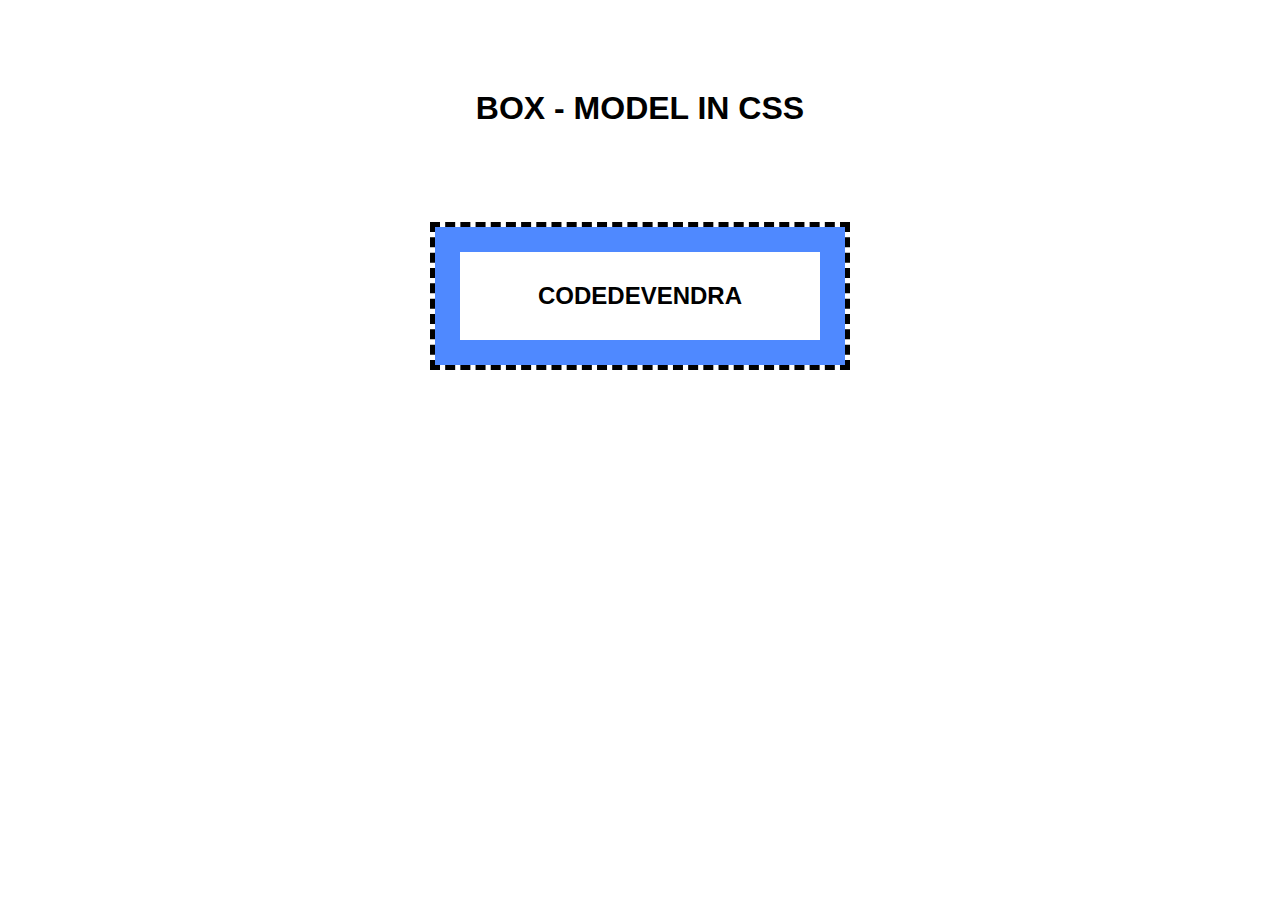
<file: box-model/index.html>
<!DOCTYPE html>
<html lang="en">

<head>
    <meta charset="UTF-8">
    <meta http-equiv="X-UA-Compatible" content="IE=edge">
    <meta name="viewport" content="width=device-width, initial-scale=1.0">
    <title>BOX - MODEL</title>
    <style>
        body {
            font-family: sans-serif;
            margin: 0;
        }

        h1 {
            text-align: center;
            margin-top: 90px;
        }

        .box {
            width: 300px;
            text-align: center;
            border: 25px solid rgb(79, 137, 255);
            padding: 30px;
            margin: 100px auto;
            outline: rgb(0, 0, 0) 5px dashed;
        }
    </style>
</head>

<body>
    <h1>BOX - MODEL IN CSS</h1>
    <h2 class="box">CODEDEVENDRA</h2>
</body>

</html>
</file>
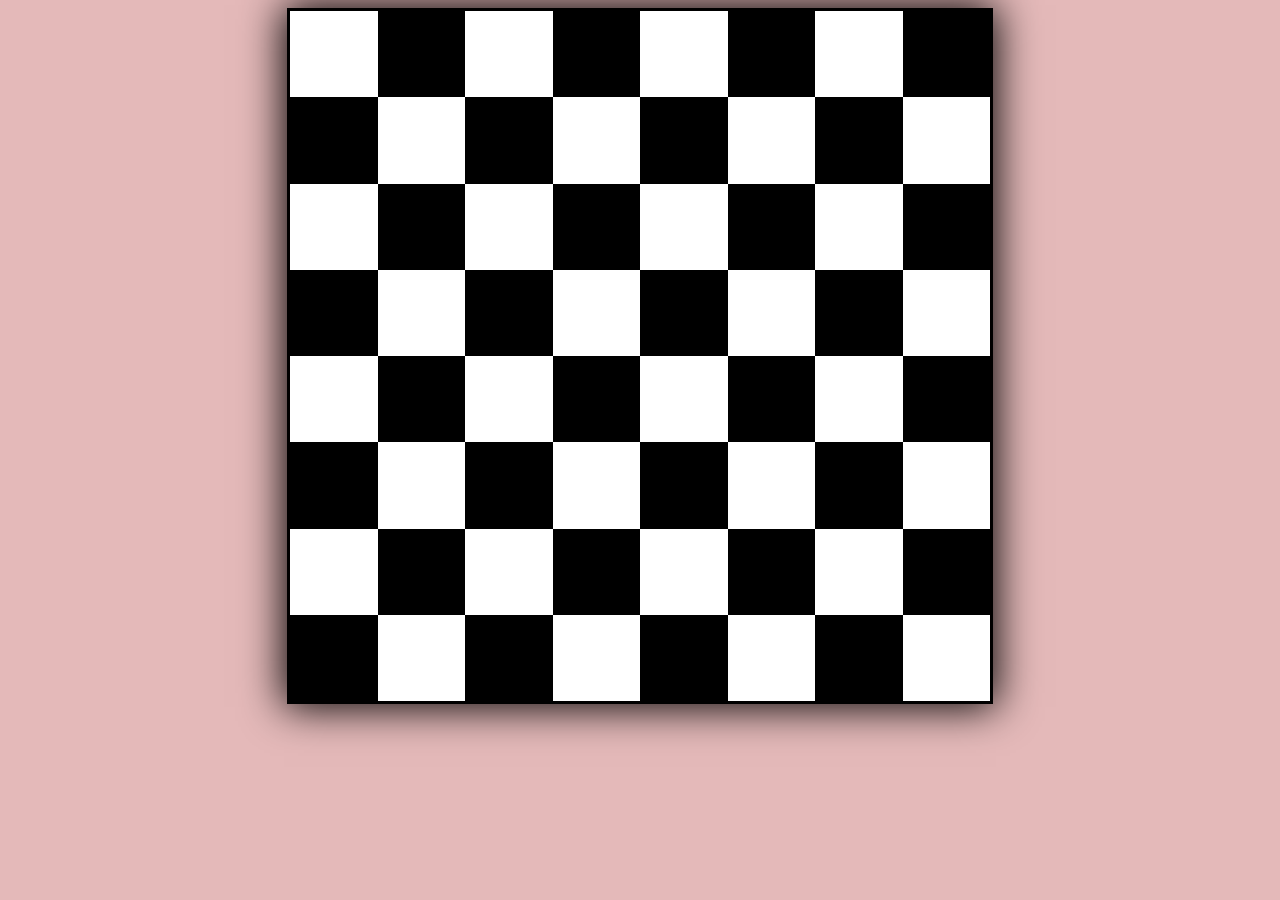
<file: chess-board/index.html>
<!DOCTYPE html>
<html lang="en">

<head>
    <meta charset="UTF-8">
    <meta http-equiv="X-UA-Compatible" content="IE=edge">
    <meta name="viewport" content="width=device-width, initial-scale=1.0">
    <title>Chess - Board</title>
    <link rel="stylesheet" href="style.css">
</head>

<body>
    <div class="container">
        <!-- 1st row -->
        <div class="box white-box"></div>
        <div class="box black-box"></div>
        <div class="box white-box"></div>
        <div class="box black-box"></div>
        <div class="box white-box"></div>
        <div class="box black-box"></div>
        <div class="box white-box"></div>
        <div class="box black-box"></div>

        <!-- 2nd row -->
        <div class="box black-box"></div>
        <div class="box white-box"></div>
        <div class="box black-box"></div>
        <div class="box white-box"></div>
        <div class="box black-box"></div>
        <div class="box white-box"></div>
        <div class="box black-box"></div>
        <div class="box white-box"></div>

        <!-- 3rd row -->
        <div class="box white-box"></div>
        <div class="box black-box"></div>
        <div class="box white-box"></div>
        <div class="box black-box"></div>
        <div class="box white-box"></div>
        <div class="box black-box"></div>
        <div class="box white-box"></div>
        <div class="box black-box"></div>

        <!-- 4th row -->
        <div class="box black-box"></div>
        <div class="box white-box"></div>
        <div class="box black-box"></div>
        <div class="box white-box"></div>
        <div class="box black-box"></div>
        <div class="box white-box"></div>
        <div class="box black-box"></div>
        <div class="box white-box"></div>

        <!-- 5th row -->
        <div class="box white-box"></div>
        <div class="box black-box"></div>
        <div class="box white-box"></div>
        <div class="box black-box"></div>
        <div class="box white-box"></div>
        <div class="box black-box"></div>
        <div class="box white-box"></div>
        <div class="box black-box"></div>

        <!-- 6th row -->
        <div class="box black-box"></div>
        <div class="box white-box"></div>
        <div class="box black-box"></div>
        <div class="box white-box"></div>
        <div class="box black-box"></div>
        <div class="box white-box"></div>
        <div class="box black-box"></div>
        <div class="box white-box"></div>

        <!-- 7th row -->
        <div class="box white-box"></div>
        <div class="box black-box"></div>
        <div class="box white-box"></div>
        <div class="box black-box"></div>
        <div class="box white-box"></div>
        <div class="box black-box"></div>
        <div class="box white-box"></div>
        <div class="box black-box"></div>

        <!-- 8th row -->
        <div class="box black-box"></div>
        <div class="box white-box"></div>
        <div class="box black-box"></div>
        <div class="box white-box"></div>
        <div class="box black-box"></div>
        <div class="box white-box"></div>
        <div class="box black-box"></div>
        <div class="box white-box"></div>
    </div>
</body>

</html>
</file>
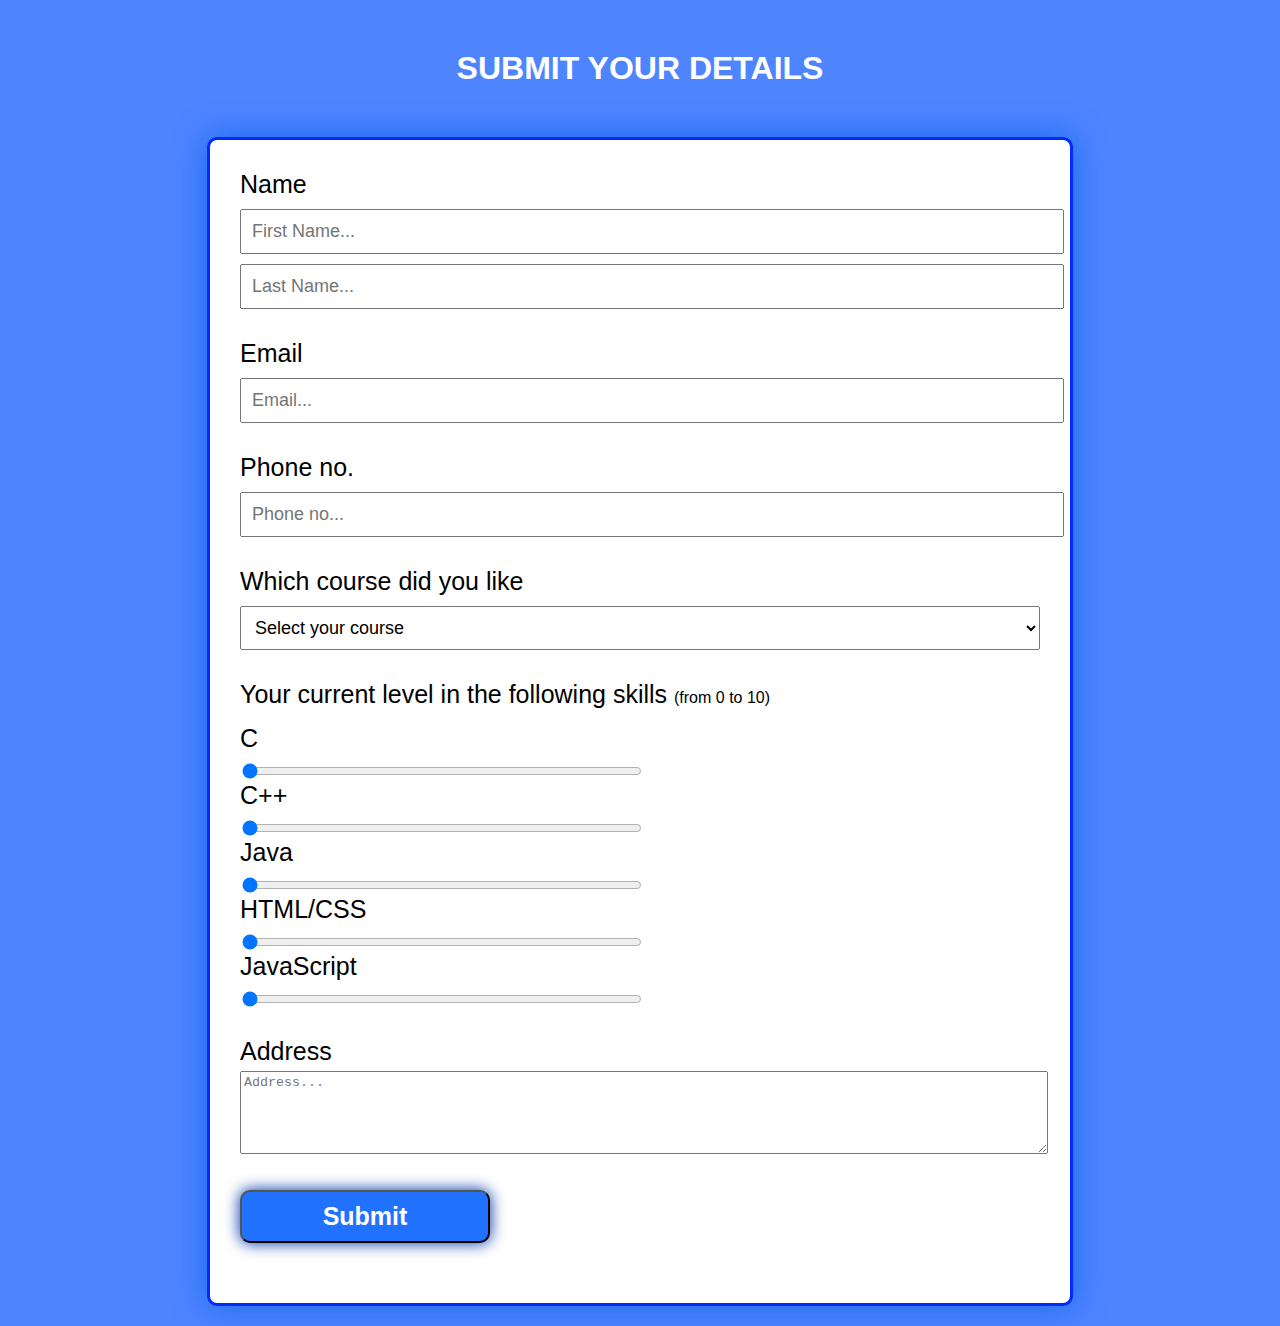
<file: form/index.html>
<!DOCTYPE html>
<html lang="en">

<head>
    <meta charset="UTF-8">
    <meta http-equiv="X-UA-Compatible" content="IE=edge">
    <meta name="viewport" content="width=device-width, initial-scale=1.0">
    <title>Intro - FORM</title>
    <link rel="stylesheet" href="styles.css">
</head>

<body>
    <header>
        <h1>SUBMIT YOUR DETAILS</h1>
    </header>
    <main class="container">
        <form action="#">
            <div class="form-group">
                <label for="name">Name </label><br>
                <input class="form-input" type="text" name="name" id="name" placeholder="First Name..." required>
                <input class="form-input" type="text" name="name" id="name" placeholder="Last Name...">
            </div>
            <div class="form-group">
                <label for="email">Email </label><br>
                <input type="email" name="email" id="email" class="form-input" placeholder="Email..." required>
            </div>
            <div class="form-group">
                <label for="phone">Phone no. </label><br>
                <input type="number" name="phone-no" id="phone" class="form-input" placeholder="Phone no..."
                    min="1000000000" max="9999999999" required>
            </div>
            <div class="form-group">
                <label for="courses">Which course did you like </label><br>
                <select class="form-input" name="course" id="courses" required>
                    <option value="" selected disabled>Select your course</option>
                    <option value="web">Web Development</option>
                    <option value="app">App Development</option>
                    <option value="java">Java Software Development</option>
                    <option value="data-science">Data Science</option>
                </select>
            </div>
            <div class="form-group">
                <p>Your current level in the following skills <span>(from 0 to 10)</span> </p>
                <div class="form-subgroup">
                    <label for="c">C</label>
                    <input class="range-input" type="range" name="c" id="c" min="0" max="10" value="0" required>
                </div>
                <div class="form-subgroup">
                    <label for="cpp">C++</label>
                    <input class="range-input" type="range" name="cpp" id="cpp" min="0" max="10" value="0" required>
                </div>
                <div class="form-subgroup">
                    <label for="java">Java</label>
                    <input class="range-input" type="range" name="java" id="java" min="0" max="10" value="0" required>
                </div>
                <div class="form-subgroup">
                    <label for="html-css">HTML/CSS</label>
                    <input class="range-input" type="range" name="html-css" id="html-css" min="0" max="10" value="0"
                        required>
                </div>
                <div class="form-subgroup">
                    <label for="js">JavaScript</label>
                    <input class="range-input" type="range" name="js" id="js" min="0" max="10" value="0" required>
                </div>
            </div>
            <div class="form-group">
                <label for="address">Address </label><br>
                <textarea class="text-box" name="address" id="address" cols="30" rows="5" placeholder="Address..."
                    required></textarea>
            </div>
            <div class="form-group">
                <input class="button" type="submit" value="Submit">
            </div>
        </form>
    </main>
</body>

</html>
</file>
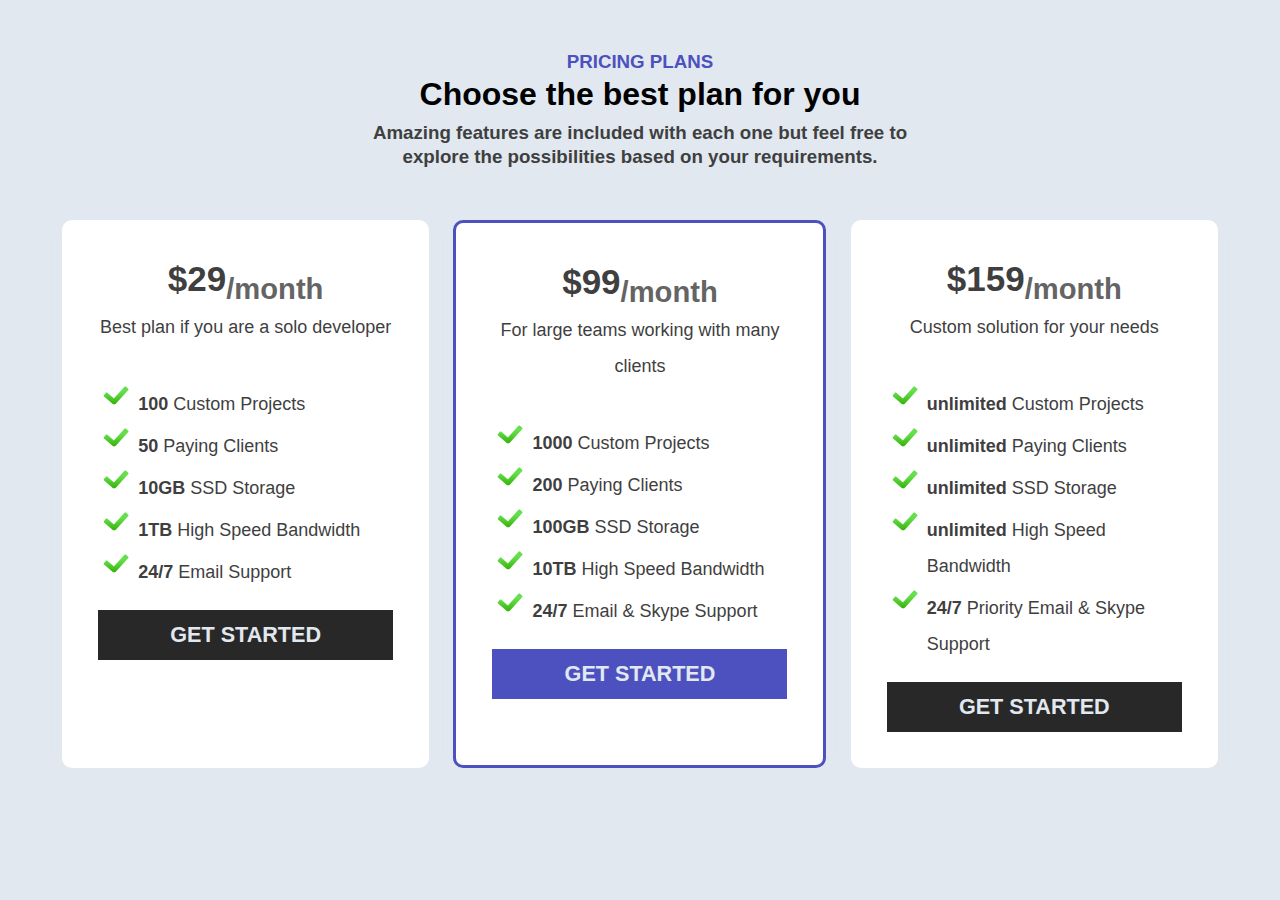
<file: price-table-component/index.html>
<!DOCTYPE html>
<html lang="en">

<head>
    <meta charset="UTF-8">
    <meta http-equiv="X-UA-Compatible" content="IE=edge">
    <meta name="viewport" content="width=device-width, initial-scale=1.0">
    <title>Price - Table</title>
    <link rel="stylesheet" href="style.css">
</head>

<body>
    <div class="info">
        <h3 class="main-title">pricing plans</h3>
        <h1 class="title">Choose the best plan for you</h1>
        <h3 class="sub-title">Amazing features are included with each one but feel free to explore the possibilities
            based on your requirements.</h3>
    </div>
    <div id="container">
        <div class="sub-container">
            <h2 class="price">$29<sub>/month</sub></h2>
            <p class="price-about">Best plan if you are a solo developer</p>
            <ul class="about-plan">
                <li><strong>100</strong> Custom Projects</li>
                <li><strong>50</strong> Paying Clients</li>
                <li><strong>10GB</strong> SSD Storage</li>
                <li><strong>1TB</strong> High Speed Bandwidth</li>
                <li><strong>24/7</strong> Email Support</li>
            </ul>
            <button class="btn">get started</button>
        </div>
        <div class="sub-container differ">
            <h2 class="price">$99<sub>/month</sub></h2>
            <p class="price-about">For large teams working with many clients</p>
            <ul class="about-plan">
                <li><strong>1000</strong> Custom Projects</li>
                <li><strong>200</strong> Paying Clients</li>
                <li><strong>100GB</strong> SSD Storage</li>
                <li><strong>10TB</strong> High Speed Bandwidth</li>
                <li><strong>24/7</strong> Email & Skype Support</li>
            </ul>
            <button class="btn blue">get started</button>
        </div>
        <div class="sub-container">
            <h2 class="price">$159<sub>/month</sub></h2>
            <p class="price-about">Custom solution for your needs</p>
            <ul class="about-plan">
                <li><strong>unlimited</strong> Custom Projects</li>
                <li><strong>unlimited</strong> Paying Clients</li>
                <li><strong>unlimited</strong> SSD Storage</li>
                <li><strong>unlimited</strong> High Speed Bandwidth</li>
                <li><strong>24/7</strong> Priority Email & Skype Support</li>
            </ul>
            <button class="btn">get started</button>
        </div>
    </div>
</body>

</html>
</file>
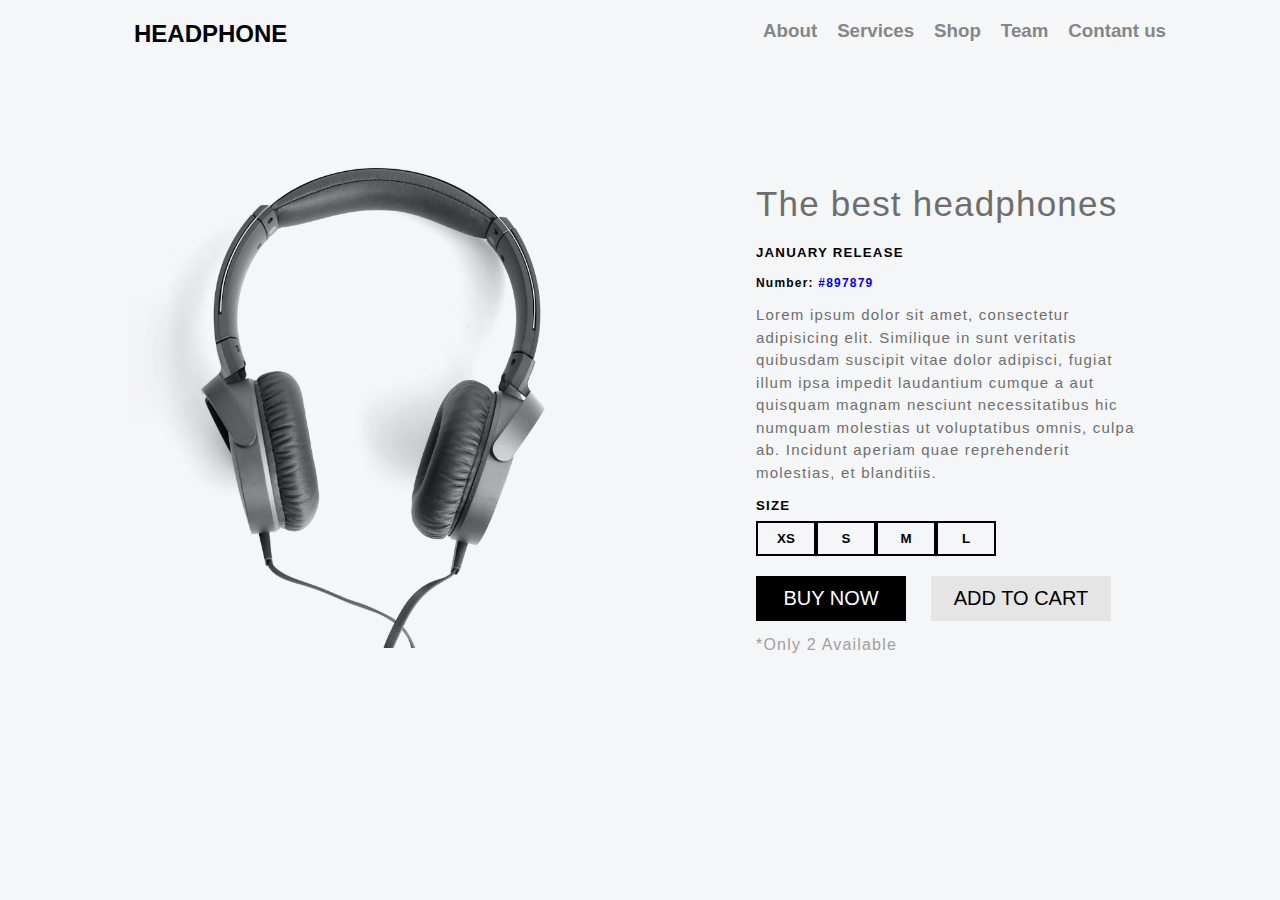
<file: product-component/index.html>
<!DOCTYPE html>
<html lang="en">

<head>
    <meta charset="UTF-8">
    <meta http-equiv="X-UA-Compatible" content="IE=edge">
    <meta name="viewport" content="width=device-width, initial-scale=1.0">
    <title>The Best Headphone</title>
    <link rel="stylesheet" href="style.css">
    <link rel="shortcut icon" href="./images/icons8-headset-16.png" type="image/x-icon">
</head>

<body>
    <div class="header">
        <h2 class="logo">headphone</h2>
        <div class="nav">
            <h3 class="nav-item">About</h3>
            <h3 class="nav-item">Services</h3>
            <h3 class="nav-item">Shop</h3>
            <h3 class="nav-item">Team</h3>
            <h3 class="nav-item">Contant us</h3>
        </div>
    </div>
    <div class="container">
        <div class="image">
            <img src="./images/headphone.jpg" alt="The best headphone">
        </div>
        <div class="item-info">
            <h1 class="item-title">The best headphones</h1>
            <h5 class="item-release-date">january release</h5>
            <h6 class="item-number">Number: <span class="number">#897879</span></h6>
            <p class="item-desc">Lorem ipsum dolor sit amet, consectetur adipisicing elit. Similique in sunt veritatis
                quibusdam suscipit vitae dolor adipisci, fugiat illum ipsa impedit laudantium cumque a aut quisquam
                magnam nesciunt necessitatibus hic numquam molestias ut voluptatibus omnis, culpa ab. Incidunt aperiam
                quae reprehenderit molestias, et blanditiis.</p>
            <h5 class="item-size">size</h5>
            <div class="item-sizes">
                <button class="size-btn">XS</button>
                <button class="size-btn">S</button>
                <button class="size-btn">M</button>
                <button class="size-btn">L</button>
            </div>
            <div class="buttons">
                <button class="btn btn-buy-now">buy now</button>
                <button class="btn btn-add">add to cart</button>
            </div>
            <p class="avail">*Only 2 Available</p>
        </div>
    </div>
</body>

</html>
</file>
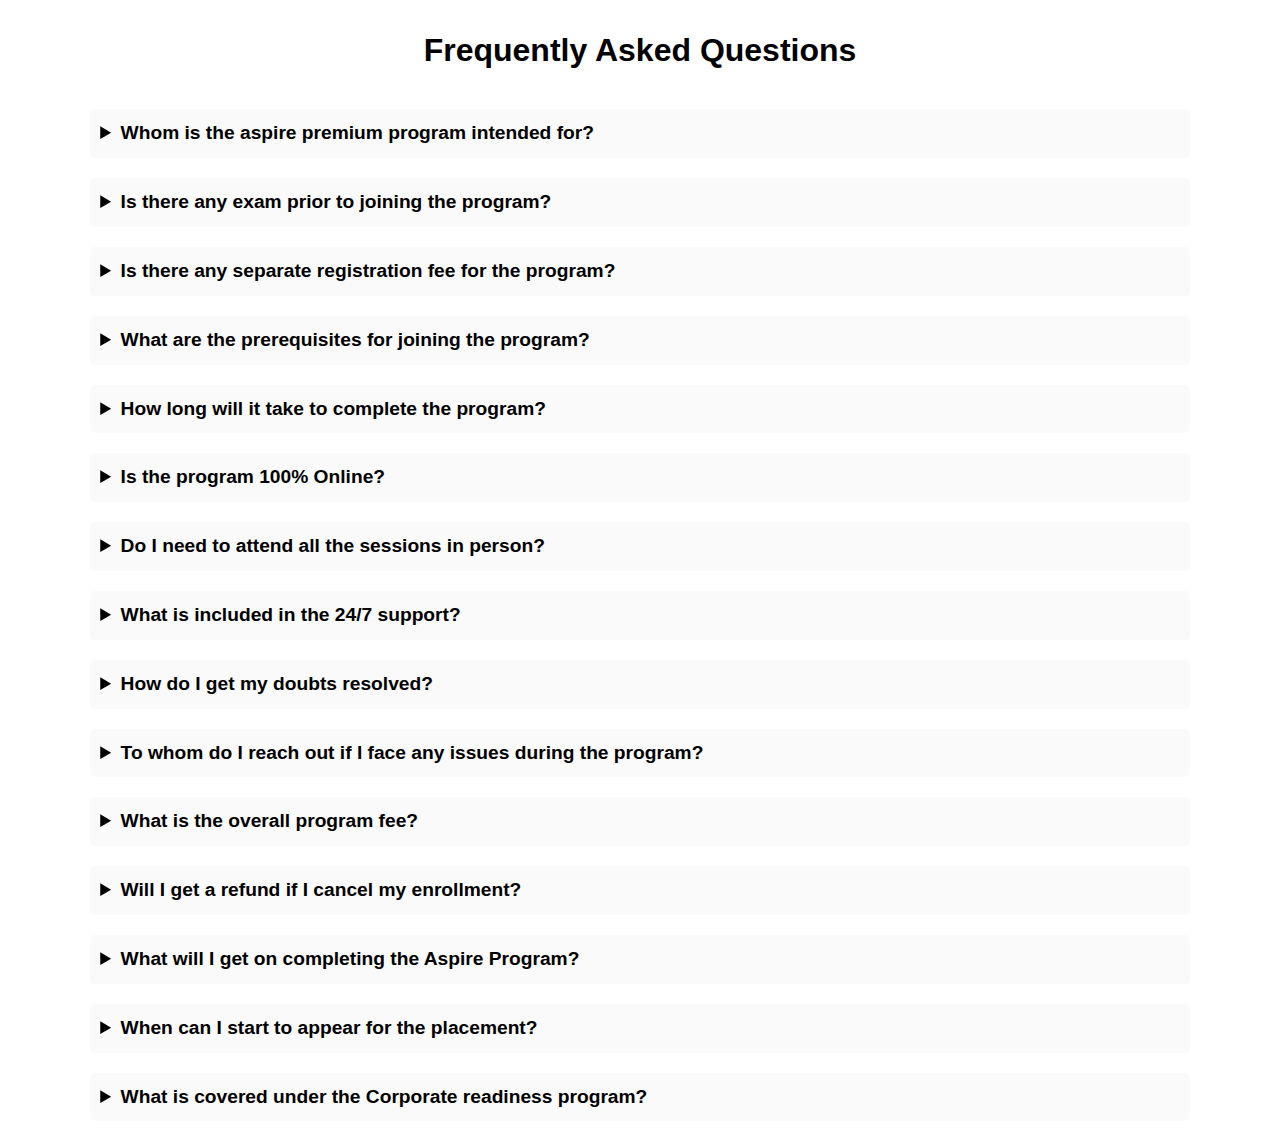
<file: simple-faq-page/index.html>
<!DOCTYPE html>
<html lang="en">

<head>
    <meta charset="UTF-8">
    <meta http-equiv="X-UA-Compatible" content="IE=edge">
    <meta name="viewport" content="width=device-width, initial-scale=1.0">
    <title>FAQ - of LnB</title>
    <link rel="stylesheet" href="styles.css">
</head>

<body>
    <h1 id="heading">Frequently Asked Questions</h1>
    <div class="section">
        <details>
            <summary class="faq-title">
                Whom is the aspire premium program intended for?
            </summary>
            <p class="faq-info">Our Aspire premium program is intended for Final year students from B.tech, BCA, and MCA
                or
                working Professionals looking for a job switch or salary hike.</p>
        </details>
    </div>
    <div class="section">
        <details>
            <summary class="faq-title">Is there any exam prior to joining the program?</summary>
            <p class="faq-info">Yes, You do have to attempt an entrance exam to test eligibility.</p>
        </details>
    </div>
    <div class="section">
        <details>
            <summary class="faq-title">Is there any separate registration fee for the program?</summary>
            <p class="faq-info">You will have to pay an additional test fee of INR 500/- except the overall program
                fees.
            </p>
        </details>
    </div>
    <div class="section">
        <details>
            <summary class="faq-title">What are the prerequisites for joining the program?</summary>
            <p class="faq-info">No prerequisites are needed to join the program.</p>
        </details>
    </div>
    <div class="section">
        <details>
            <summary class="faq-title">How long will it take to complete the program?</summary>
            <p class="faq-info">The program duration is 6 months where technical learning will take 4.5 months of yours.
            </p>
        </details>
    </div>
    <div class="section">
        <details>
            <summary class="faq-title">Is the program 100% Online?</summary>
            <p class="faq-info">Yes, The Aspire program is 100% online.</p>
        </details>
    </div>
    <div class="section">
        <details>
            <summary class="faq-title">Do I need to attend all the sessions in person?</summary>
            <p class="faq-info">Yes, You need to attend all the sessions in person. In case you miss any, you will get
                the
                recorded session.</p>
        </details>
    </div>
    <div class="section">
        <details>
            <summary class="faq-title">What is included in the 24/7 support?</summary>
            <p class="faq-info">We offer complete support through email, chat, and calls. We have a dedicated team that
                provides on-demand assistance.</p>
        </details>
    </div>
    <div class="section">
        <details>
            <summary class="faq-title">How do I get my doubts resolved?</summary>
            <p class="faq-info">We have a support team and mentors to help resolve all your problems.</p>
        </details>
    </div>
    <div class="section">
        <details>
            <summary class="faq-title">To whom do I reach out if I face any issues during the program?</summary>
            <p class="faq-info">In case of any kind of issues or queries regarding the program, you can reach out to the
                Technical Support team.</p>
        </details>
    </div>
    <div class="section">
        <details>
            <summary class="faq-title">What is the overall program fee?</summary>
            <p class="faq-info">The total program fee is INR 1,00,000 + GST You can use &quot;No Cost EMI&quot; to pay
                in installments
                if you want a flexible financing option.</p>
        </details>
    </div>
    <div class="section">
        <details>
            <summary class="faq-title">Will I get a refund if I cancel my enrollment?</summary>
            <p class="faq-info">No refund will be applicable once you make the partial/full payment.</p>
        </details>
    </div>
    <div class="section">
        <details>
            <summary class="faq-title">What will I get on completing the Aspire Program?</summary>
            <p class="faq-info">On completing the Program, you will become eligible to get placed in core companies at
                premium packages and get Global Industry certification.</p>
        </details>
    </div>
    <div class="section">
        <details>
            <summary class="faq-title">When can I start to appear for the placement?</summary>
            <p class="faq-info">After you complete the course with minimum requirement and clear all the due fees of the
                program, you’ll be eligible to appear for placements.</p>
        </details>
    </div>
    <div class="section">
        <details>
            <summary class="faq-title">What is covered under the Corporate readiness program?</summary>
            <p class="faq-info">Our Corporate Readiness program contains all what you require to land a job. It includes
                sessions on resume building, communication skills, interview preparation and mock interviews.</p>
        </details>
    </div>
</body>

</html>
</file>
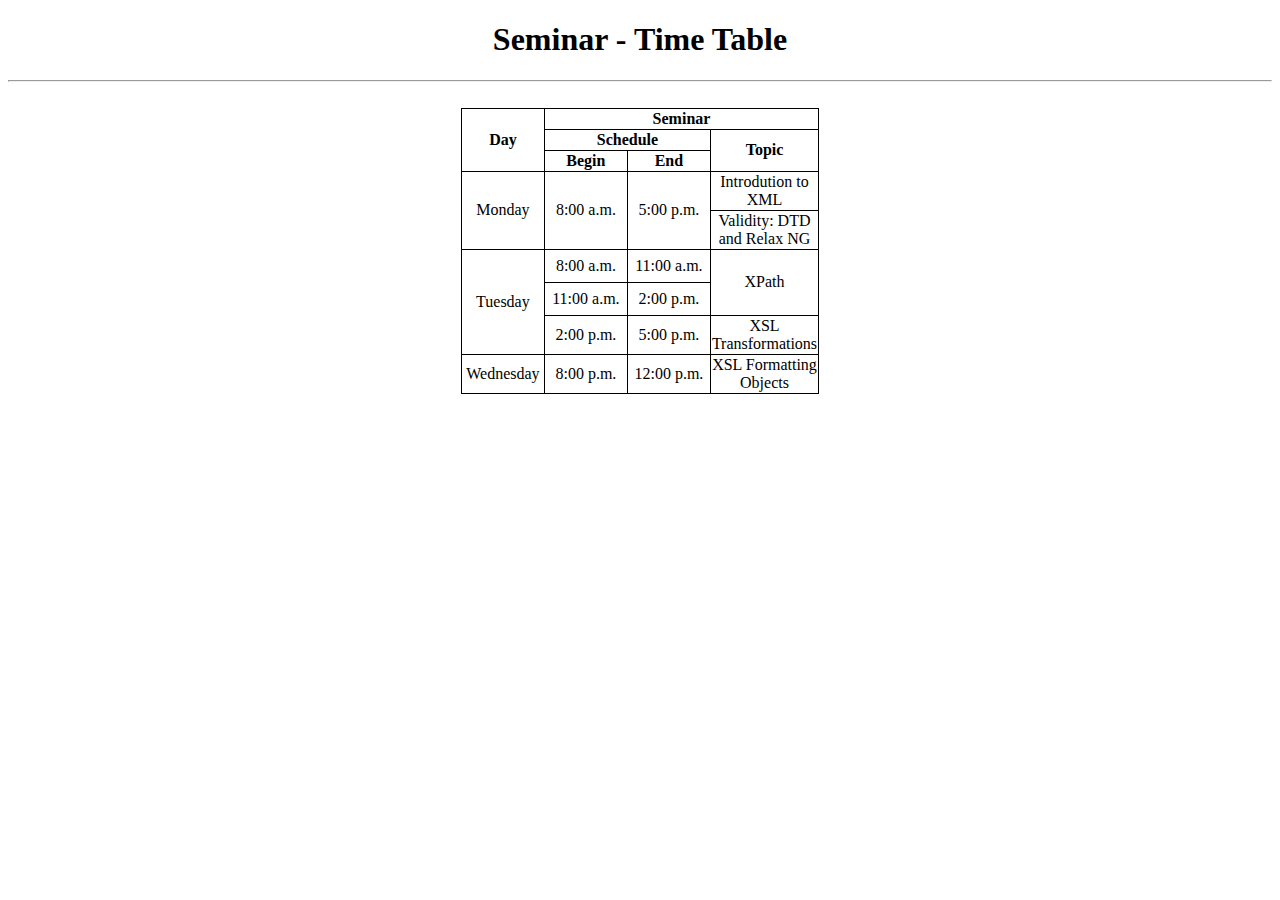
<file: table/index.html>
<!DOCTYPE html>
<html lang="en">

<head>
    <meta charset="UTF-8">
    <meta http-equiv="X-UA-Compatible" content="IE=edge">
    <meta name="viewport" content="width=device-width, initial-scale=1.0">
    <title>Table - Practice</title>
    <style>
        table,
        tr,
        td,
        th {
            border: 1px solid black;
            border-collapse: collapse;
        }

        td {
            min-width: 80px;
            height: 30px;
        }

        h1 {
            text-align: center;
        }

        table {
            width: 250px;
            margin: 0 auto;
        }
    </style>
</head>

<body>
    <h1>Seminar - Time Table</h1>
    <hr>
    <br>

    <table style="text-align: center;">
        <thead>
            <tr>
                <th rowspan="3">Day</th>
                <th colspan="3">Seminar</th>
            </tr>
            <tr>
                <th colspan="2">Schedule</td>
                <th rowspan="2">Topic</th>
            </tr>
            <tr>
                <th>Begin</th>
                <th>End</th>
            </tr>
        </thead>
        <tbody>
            <tr>
                <td rowspan="2">Monday</td>
                <td rowspan="2">8:00 a.m.</td>
                <td rowspan="2">5:00 p.m.</td>
                <td>Introdution to XML</td>
            </tr>
            <tr>
                <td>Validity: DTD and Relax NG</td>
            </tr>
            <tr>
                <td rowspan="3">Tuesday</td>
                <td>8:00 a.m.</td>
                <td>11:00 a.m.</td>
                <td rowspan="2">XPath</td>
            </tr>
            <tr>
                <td>11:00 a.m.</td>
                <td>2:00 p.m.</td>
            </tr>
            <tr>
                <td>2:00 p.m.</td>
                <td>5:00 p.m.</td>
                <td>XSL Transformations</td>
            </tr>
            <tr>
                <td>Wednesday</td>
                <td>8:00 p.m.</td>
                <td>12:00 p.m.</td>
                <td>XSL Formatting Objects</td>
            </tr>
        </tbody>
    </table>

</body>

</html>
</file>
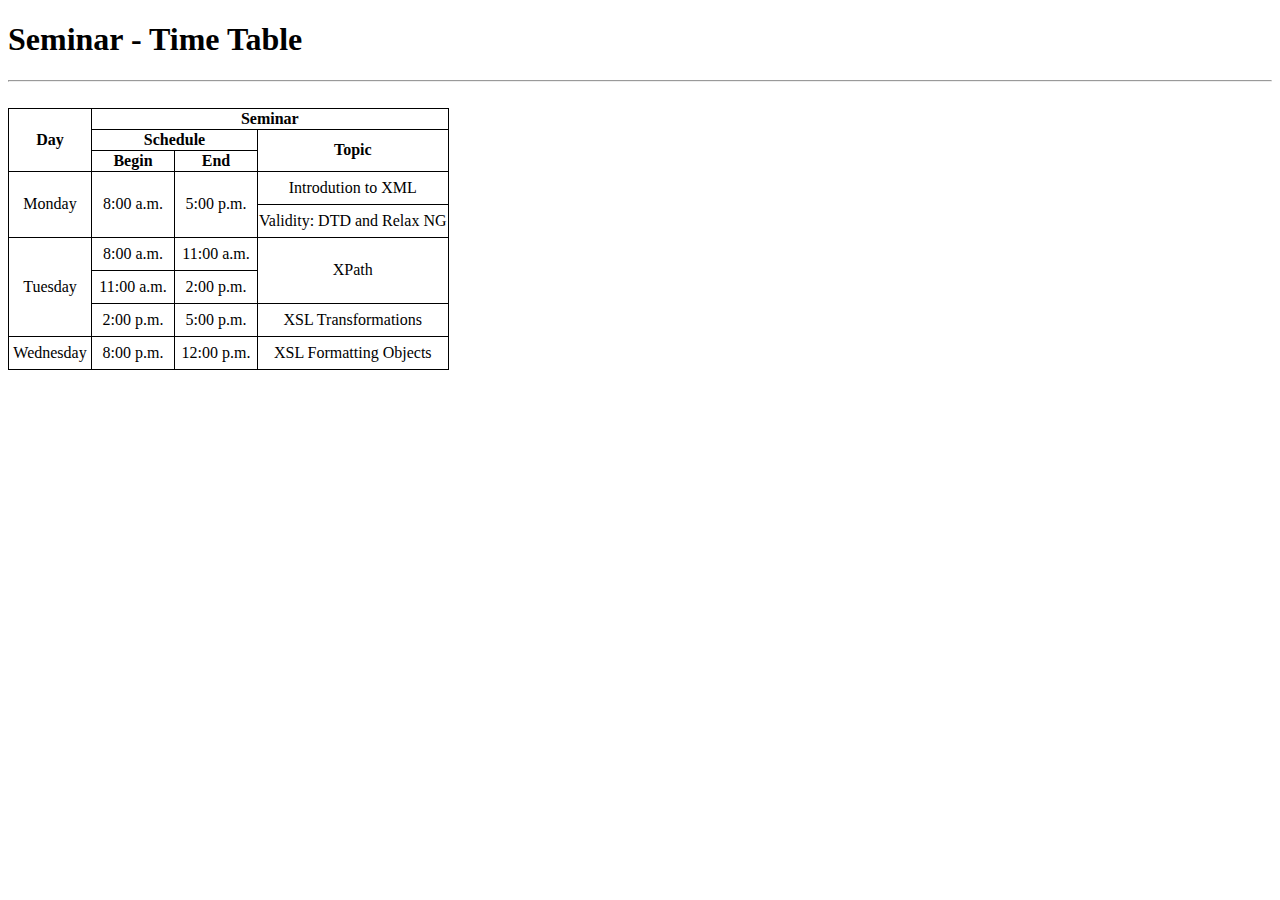
<file: table/table.html>
<!DOCTYPE html>
<html lang="en">

<head>
    <meta charset="UTF-8">
    <meta http-equiv="X-UA-Compatible" content="IE=edge">
    <meta name="viewport" content="width=device-width, initial-scale=1.0">
    <title>Table - Practice</title>
    <style>
        table,
        tr,
        td,
        th {
            border: 1px solid black;
            border-collapse: collapse;
        }

        td {
            min-width: 80px;
            height: 30px;
        }
    </style>
</head>

<body>
    <h1>Seminar - Time Table</h1>
    <hr>
    <br>

    <table style="text-align: center;">
        <thead>
            <tr>
                <th rowspan="3">Day</th>
                <th colspan="3">Seminar</th>
            </tr>
            <tr>
                <th colspan="2">Schedule</td>
                <th rowspan="2">Topic</th>
            </tr>
            <tr>
                <th>Begin</th>
                <th>End</th>
            </tr>
        </thead>
        <tbody>
            <tr>
                <td rowspan="2">Monday</td>
                <td rowspan="2">8:00 a.m.</td>
                <td rowspan="2">5:00 p.m.</td>
                <td>Introdution to XML</td>
            </tr>
            <tr>
                <td>Validity: DTD and Relax NG</td>
            </tr>
            <tr>
                <td rowspan="3">Tuesday</td>
                <td>8:00 a.m.</td>
                <td>11:00 a.m.</td>
                <td rowspan="2">XPath</td>
            </tr>
            <tr>
                <td>11:00 a.m.</td>
                <td>2:00 p.m.</td>
            </tr>
            <tr>
                <td>2:00 p.m.</td>
                <td>5:00 p.m.</td>
                <td>XSL Transformations</td>
            </tr>
            <tr>
                <td>Wednesday</td>
                <td>8:00 p.m.</td>
                <td>12:00 p.m.</td>
                <td>XSL Formatting Objects</td>
            </tr>
        </tbody>
    </table>

</body>

</html>
</file>
<file: chess-board/style.css>
body {
    margin: 0;
    padding: 0;
    background-color: rgb(228, 185, 185);
}

.container {
    width: 700px;
    height: 690px;
    margin: 0 auto;
    margin-top: 8px;
    border: 3px solid black;
    display: grid;
    grid-template-columns: repeat(8, 1fr);
    grid-template-rows: repeat(8, 1fr);
    box-shadow: 0 0 40px 3px black;
}

.black-box {
    background-color: black;
}

.white-box {
    background-color: white;
}

.box:hover {
    cursor: pointer;
    border: 3px dashed red;
}
</file>
<file: form/styles.css>
body {
    font-family: sans-serif;
    margin: 0;
    background-color: rgb(79, 132, 255);
    box-sizing: border-box;
}

header {
    margin: 50px auto;
}

h1 {
    color: rgb(255, 255, 255);
    text-align: center;
}

.container {
    max-width: 800px;
    min-width: 300px;
    background-color: white;
    border: 3px solid rgb(0, 42, 255);
    border-radius: 10px;
    padding: 30px;
    margin: 20px auto;
    color: black;
    font-size: 25px;
    box-shadow: 0 0 30px 2px rgb(26, 108, 238);
}

.form-group {
    margin-bottom: 30px;
}

.form-input {
    width: 100%;
    padding: 10px;
    font-size: 18px;
    margin-top: 10px;
}

p {
    margin-bottom: 15px;
}

span {
    font-size: medium;
}

.range-input {
    display: block;
    width: 50%;
    margin-top: 10px;
}

.text-box {
    width: 100%;
    resize: vertical;
    padding: 3px;
    margin-top: 5px;
}

.button {
    width: 250px;
    /* height: 30px; */
    font-size: 25px;
    font-weight: bold;
    color: white;
    text-align: center;
    vertical-align: middle;
    background-color: rgb(33, 114, 255);
    padding: 10px 0;
    margin: 0 auto;
    border-radius: 10px;
    box-shadow: 0 0 15px 0.5px rgb(0, 57, 170);
    cursor: pointer;
}
</file>
<file: price-table-component/style.css>
* {
    margin: 0;
    font-family: sans-serif;
}

body {
    background-color: #E1E8F0;
    padding: 50px 50px 0 50px;
    line-height: 1.3;
}

.info {
    text-align: center;
    width: 600px;
    margin: 0 auto 50px auto;
}

.main-title {
    color: #4C51BF;
    text-transform: uppercase;
}

.sub-title {
    margin-top: 5px;
    color: #3f3f3f;
}

#container {
    display: flex;
    justify-content: space-around;
    font-size: large;
    line-height: 2;
    color: #3f3f3f;
}

.sub-container {
    background-color: white;
    padding: 2em;
    width: 25%;
    border-radius: 10px;
    box-shadow: 0 0 10px 10px #E1E8F0;
}

.differ {
    border: 3px solid #4C51BF;
}

.sub-container .price,
.sub-container .price-about {
    text-align: center;
}

.sub-container .price {
    font-size: 35px;
    line-height: 1.3;
}

.sub-container sub {
    color: #646464;
}

.sub-container .price-about {
    margin-bottom: 35px;
}

.about-plan {
    list-style-image: url(./image/icons.png);
}

.btn {
    margin-top: 20px;
    font-size: larger;
    font-weight: bold;
    text-transform: uppercase;
    width: 100%;
    height: 50px;
    background-color: #282828;
    color: #E1E8F0;
    border: none;
}

.blue {
    background-color: #4C51BF;
}

.btn:hover {
    cursor: pointer;
    font-size: 25px;
}
</file>
<file: product-component/style.css>
* {
    margin: 0;
    padding: 0;
    background-color: #F5F6F8;
    font-family: sans-serif;
    box-sizing: border-box;
}

body {
    width: 90%;
    margin: 0 auto;
}

.header {
    margin: 20px 50px 50px 70px;
    display: flex;
    justify-content: space-between;
}

.logo {
    text-transform: uppercase;
    cursor: pointer;
}

.nav {
    display: flex;
    gap: 20px;
}

.nav-item {
    color: rgb(134, 134, 134);
}

.nav-item:hover {
    color: black;
    cursor: pointer;
    font-size: 22px;
}

.container {
    line-height: 1.5;
    letter-spacing: 1.2px;
    margin-top: 100px;
    display: flex;
    gap: 10vw;
    padding: 0 5vw;
}

.image {
    width: 50%;
}

.image img {
    width: 500px;
    height: 500px;
}

.item-info {
    margin-top: 30px;
}

.item-title {
    font-weight: normal;
    font-size: 35px;
    color: rgb(110, 110, 110);
    margin-bottom: 12px;
}

.item-release-date {
    text-transform: uppercase;
    margin-bottom: 12px;
}

.item-number {
    font-size: 12px;
    font-weight: bold;
    margin-bottom: 12px;
}

.item-number .number {
    color: blue;
}

.item-desc {
    color: rgb(110, 110, 110);
    font-size: 15px;
    margin-bottom: 12px;
}

.item-size {
    text-transform: uppercase;
    margin-bottom: 5px;
}

.item-sizes {
    display: flex;
    margin-bottom: 20px;
}

.size-btn {
    width: 60px;
    height: 35px;
    font-weight: bold;
    border: 2px solid black;
}

.size-btn:hover {
    cursor: pointer;
    background-color: rgb(174, 174, 174);
    font-size: 18px;
}

.buttons {
    display: flex;
    gap: 25px;
    margin-bottom: 12px;
}

.btn {
    width: 150px;
    height: 45px;
    font-size: 20px;
    border: none;
}

.btn-buy-now {
    background-color: black;
    color: white;
    text-transform: uppercase;
    font-weight: 510;
}

.btn-buy-now:hover {
    cursor: pointer;
    font-size: 25px;
}


.btn-add {
    width: 180px;
    background-color: rgb(229, 229, 229);
    text-transform: uppercase;
    font-weight: 510;
}

.btn-add:hover {
    cursor: pointer;
    font-size: 23px;
}

.avail {
    color: rgb(159, 159, 159);
}
</file>
<file: simple-faq-page/styles.css>
body {
    font-family: -apple-system, BlinkMacSystemFont, Roboto, Open Sans, Helvetica Neue, sans-serif;
    margin: 0;
    padding: 5px;
    line-height: 1.5;
}

#heading {
    text-align: center;
    margin-bottom: 35px;
}

.section {
    width: 85%;
    background-color: rgb(250, 250, 250);
    margin: 0 auto 20px auto;
    padding: 10px;
    border-radius: 5px;
}

.faq-info {
    color: #646464;
}

.faq-title {
    font-weight: bold;
    font-size: larger;
}
</file>
